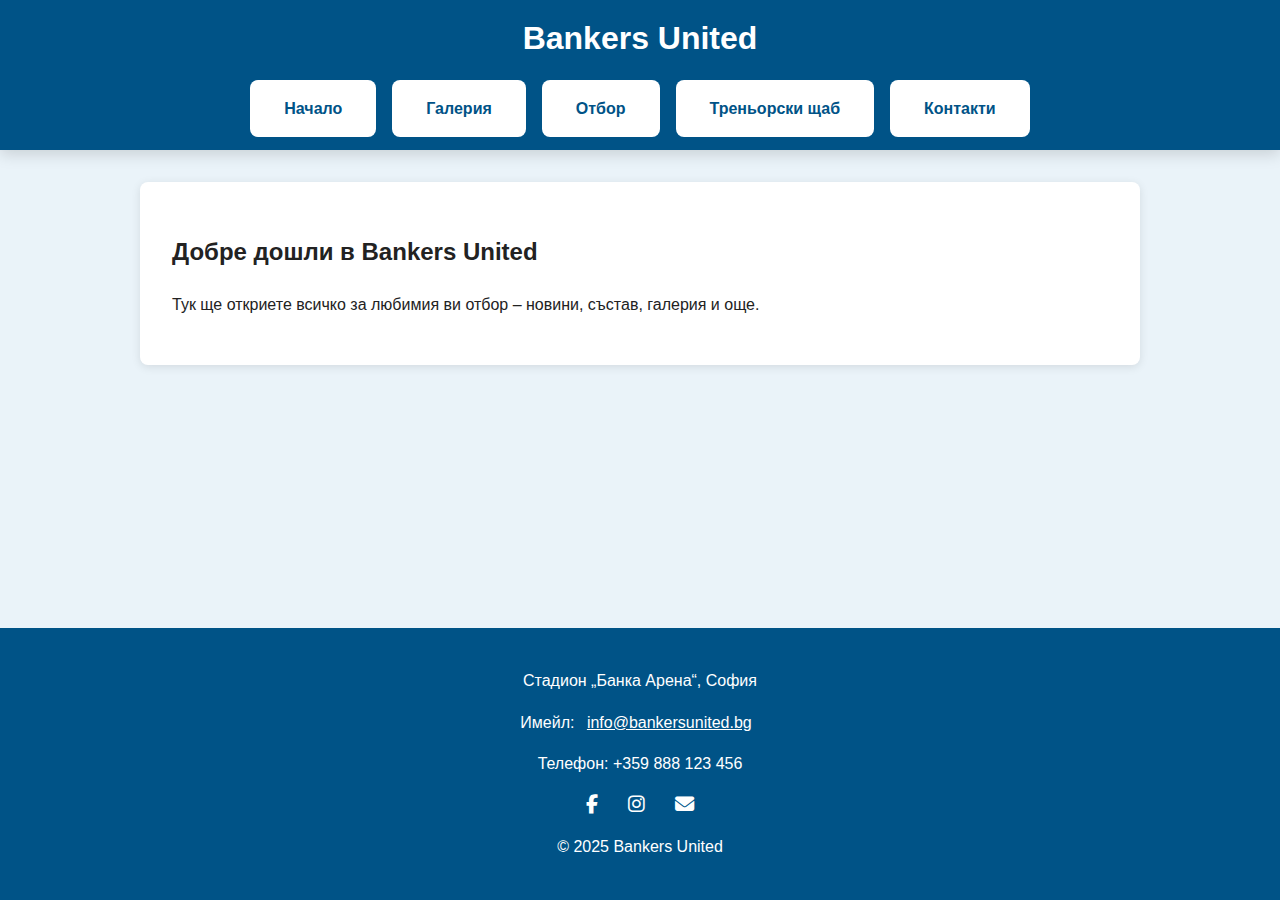
<file: index.html>
<!DOCTYPE html>
<html lang="bg">
<head>
  <meta charset="UTF-8" />
  <meta name="viewport" content="width=device-width, initial-scale=1.0">
  <title>Начало – Bankers United</title>
  <link rel="stylesheet" href="styles.css" />
  <link rel="stylesheet" href="https://cdnjs.cloudflare.com/ajax/libs/font-awesome/6.4.0/css/all.min.css" />
</head>

<body>
  <!-- Хедър и меню -->
  <header>
    <h1>Bankers United</h1>
    <nav>
      <div class="menu-toggle" id="menu-toggle">☰</div>
      <ul class="tab-menu" id="tab-menu">
        <li><a class="nav_button" href="index.html">Начало</a></li>
        <li><a class="nav_button" href="gallery.html">Галерия</a></li>
        <li><a class="nav_button" href="players.html">Отбор</a></li>
        <li><a class="nav_button" href="coaches.html">Треньорски щаб</a></li>
        <li><a class="nav_button" href="contact.html">Контакти</a></li>
      </ul>
    </nav>
  </header>

  <div class="wrapper">
    <main>
      <h2>Добре дошли в Bankers United</h2>
      <p>Тук ще откриете всичко за любимия ви отбор – новини, състав, галерия и още.</p>
    </main>
  </div>

  <footer>
    <div class="footer-content">
      <!-- <p><strong>Bankers United</strong></p> -->
      <p>Стадион „Банка Арена“, София</p>
      <p>Имейл: <a href="mailto:info@bankersunited.bg">info@bankersunited.bg</a></p>
      <p>Телефон: +359 888 123 456</p>
      <p>
        <a href="#"><i class="fab fa-facebook-f"></i></a>
        <a href="#"><i class="fab fa-instagram"></i></a>
        <a href="mailto:info@bankersunited.bg"><i class="fas fa-envelope"></i></a>
      </p>
      <p>© 2025 Bankers United</p>
    </div>
  </footer>

  <script src="script.js"></script>
</body>
</html>
</file>
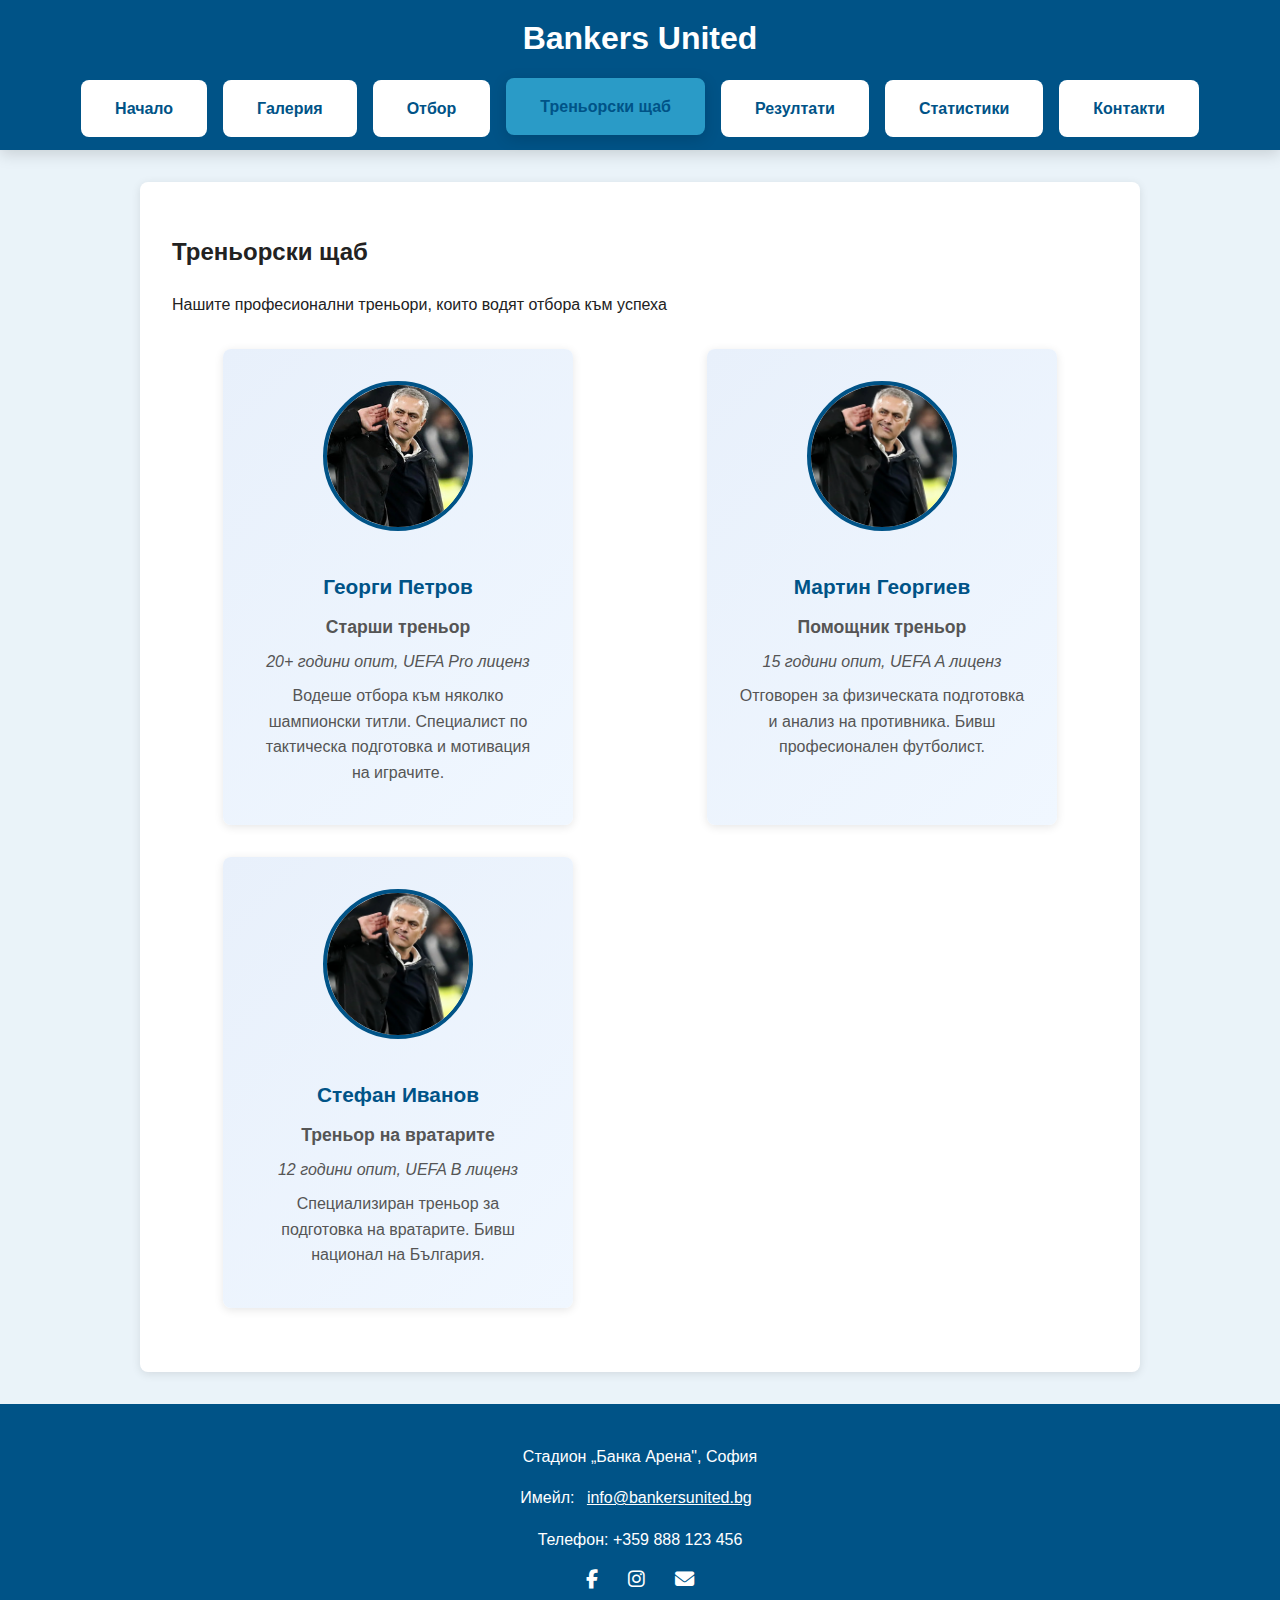
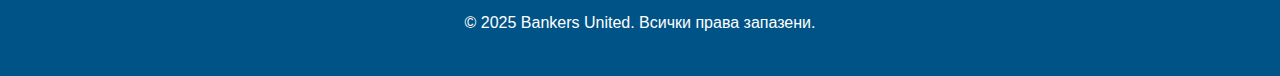
<file: coaches.html>
<!DOCTYPE html>
<html lang="bg">
<head>
  <meta charset="UTF-8" />
  <meta name="viewport" content="width=device-width, initial-scale=1.0">
  <meta name="description" content="Треньорски щаб на Bankers United - запознайте се с нашите професионални треньори и техния опит.">
  <title>Треньорски щаб – Bankers United</title>
  <link rel="stylesheet" href="styles.css" />
  <link rel="stylesheet" href="https://cdnjs.cloudflare.com/ajax/libs/font-awesome/6.4.0/css/all.min.css" />
</head>
<body>

  <!-- Хедър -->
  <header>
    <h1>Bankers United</h1>
    <nav>
      <div class="menu-toggle" id="menu-toggle" aria-label="Отвори/затвори меню">☰</div>
      <ul class="tab-menu" id="tab-menu">
        <li><a class="nav_button" href="index.html">Начало</a></li>
        <li><a class="nav_button" href="gallery.html">Галерия</a></li>
        <li><a class="nav_button" href="players.html">Отбор</a></li>
        <li class="active"><a class="nav_button" href="coaches.html" aria-current="page">Треньорски щаб</a></li>
        <li><a class="nav_button" href="results.html">Резултати</a></li>
        <li><a class="nav_button" href="statistics.html">Статистики</a></li>
        <li><a class="nav_button" href="contact.html">Контакти</a></li>
      </ul>
    </nav>
  </header>

  <div class="wrapper">
    <main>
      <h2>Треньорски щаб</h2>
      <p>Нашите професионални треньори, които водят отбора към успеха</p>
      
      <div class="coaches-container">
        <div class="coach-card">
          <img src="images/coaches/small/JM-150x150.jpg"
              srcset="images/coaches/small/JM-150x150.jpg 150w,
                      images/coaches/medium/JM-200x200.jpg 200w,
                      images/coaches/large/JM-250x250.jpg 250w"
              sizes="(max-width: 480px) 130px,
                      (max-width: 768px) 150px,
                      180px"
              alt="Георги Петров – Старши треньор"
              loading="lazy">
          <h3>Георги Петров</h3>
          <p class="coach-position">Старши треньор</p>
          <p class="coach-experience">20+ години опит, UEFA Pro лиценз</p>
          <p class="coach-description">Водеше отбора към няколко шампионски титли. Специалист по тактическа подготовка и мотивация на играчите.</p>
        </div>

        <div class="coach-card">
          <img src="images/JM.jpg" alt="Мартин Георгиев – Помощник треньор">
          <h3>Мартин Георгиев</h3>
          <p class="coach-position">Помощник треньор</p>
          <p class="coach-experience">15 години опит, UEFA A лиценз</p>
          <p class="coach-description">Отговорен за физическата подготовка и анализ на противника. Бивш професионален футболист.</p>
        </div>

        <div class="coach-card">
          <img src="images/JM.jpg" alt="Стефан Иванов – Треньор на вратарите">
          <h3>Стефан Иванов</h3>
          <p class="coach-position">Треньор на вратарите</p>
          <p class="coach-experience">12 години опит, UEFA B лиценз</p>
          <p class="coach-description">Специализиран треньор за подготовка на вратарите. Бивш национал на България.</p>
        </div>
      </div>
    </main>
  </div>

  <footer>
    <div class="footer-content">
      <p>Стадион „Банка Арена", София</p>
      <p>Имейл: <a href="mailto:info@bankersunited.bg">info@bankersunited.bg</a></p>
      <p>Телефон: +359 888 123 456</p>
      <p>
        <a href="#" aria-label="Facebook страница"><i class="fab fa-facebook-f"></i></a>
        <a href="#" aria-label="Instagram профил"><i class="fab fa-instagram"></i></a>
        <a href="mailto:info@bankersunited.bg" aria-label="Изпрати имейл"><i class="fas fa-envelope"></i></a>
      </p>
      <p>© 2025 Bankers United. Всички права запазени.</p>
    </div>
  </footer>

  <script src="script.js"></script>

</body>
</html>
</file>
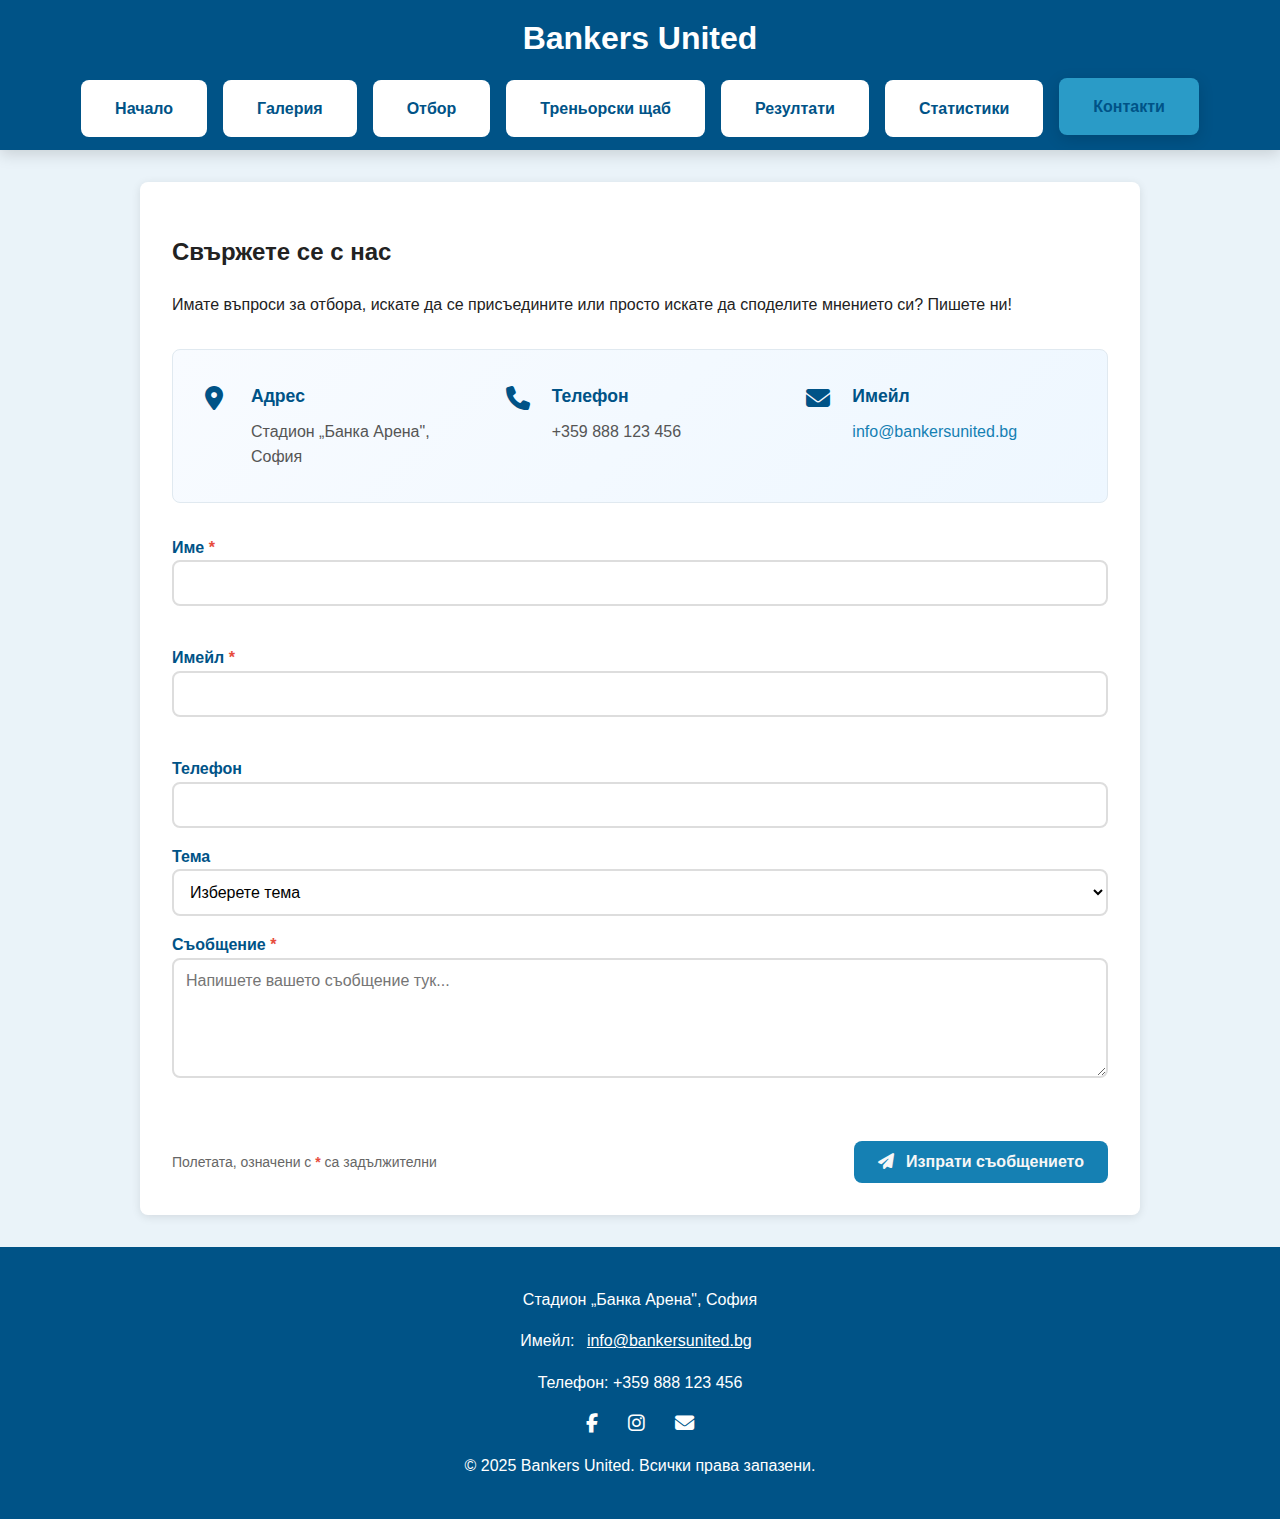
<file: contact.html>
<!DOCTYPE html>
<html lang="bg">
<head>
  <meta charset="UTF-8" />
  <meta name="viewport" content="width=device-width, initial-scale=1.0">
  <meta name="description" content="Свържете се с Bankers United - футболен отбор от София. Контактна форма, адрес и телефон за връзка.">
  <title>Контакти – Bankers United</title>
  <link rel="stylesheet" href="styles.css" />
  <link rel="stylesheet" href="https://cdnjs.cloudflare.com/ajax/libs/font-awesome/6.4.0/css/all.min.css" />
</head>
<body>

  <!-- Хедър -->
  <header>
    <h1>Bankers United</h1>
    <nav>
      <div class="menu-toggle" id="menu-toggle">☰</div>
      <ul class="tab-menu" id="tab-menu">
        <li><a class="nav_button" href="index.html">Начало</a></li>
        <li><a class="nav_button" href="gallery.html">Галерия</a></li>
        <li><a class="nav_button" href="players.html">Отбор</a></li>
        <li><a class="nav_button" href="coaches.html">Треньорски щаб</a></li>
        <li><a class="nav_button" href="results.html">Резултати</a></li>
        <li><a class="nav_button" href="statistics.html">Статистики</a></li>
        <li class="active"><a class="nav_button" href="contact.html" aria-current="page">Контакти</a></li>
      </ul>
    </nav>
  </header>

  <div class="wrapper">
    <main>
      <h2>Свържете се с нас</h2>
      <p>Имате въпроси за отбора, искате да се присъедините или просто искате да споделите мнението си? Пишете ни!</p>
      
      <div class="contact-info">
        <div class="contact-item">
          <i class="fas fa-map-marker-alt"></i>
          <div>
            <h3>Адрес</h3>
            <p>Стадион „Банка Арена", София</p>
          </div>
        </div>
        
        <div class="contact-item">
          <i class="fas fa-phone"></i>
          <div>
            <h3>Телефон</h3>
            <p>+359 888 123 456</p>
          </div>
        </div>
        
        <div class="contact-item">
          <i class="fas fa-envelope"></i>
          <div>
            <h3>Имейл</h3>
            <p><a href="mailto:info@bankersunited.bg">info@bankersunited.bg</a></p>
          </div>
        </div>
      </div>

      <!-- В contact.html - заменете <form> секцията с това: -->

  <form id="contact-form" action="https://formspree.io/f/mqalgoye" method="POST">
    <!-- Скрито поле за subject -->
    <input type="hidden" name="_subject" value="Ново съобщение от сайта на Bankers United">
    <!-- Anti-spam защита -->
    <input type="hidden" name="_gotcha" style="display:none">
    
    <label for="name">
      Име <span class="required">*</span>
      <input type="text" id="name" name="name" required aria-describedby="name-error" />
      <span class="error-message" id="name-error"></span>
    </label>
    
    <label for="email">
      Имейл <span class="required">*</span>
      <input type="email" id="email" name="_replyto" required aria-describedby="email-error" />
      <span class="error-message" id="email-error"></span>
    </label>
    
    <label for="phone">
      Телефон
      <input type="tel" id="phone" name="phone" />
    </label>
    
    <label for="subject">
      Тема
      <select id="subject" name="subject_category">
        <option value="">Изберете тема</option>
        <option value="Общ въпрос">Общ въпрос</option>
        <option value="Присъединяване към отбора">Искам да се присъединя към отбора</option>
        <option value="Спонсорство">Спонсорство</option>
        <option value="Медии и пресцентър">Медии и пресцентър</option>
        <option value="Друго">Друго</option>
      </select>
    </label>
    
    <label for="message">
      Съобщение <span class="required">*</span>
      <textarea id="message" name="message" required aria-describedby="message-error" placeholder="Напишете вашето съобщение тук..."></textarea>
      <span class="error-message" id="message-error"></span>
    </label>
    
    <div class="form-footer">
      <p class="form-note">Полетата, означени с <span class="required">*</span> са задължителни</p>
      <button type="submit">
        <i class="fas fa-paper-plane"></i>
        Изпрати съобщението
      </button>
    </div>
  </form>
      
      <div id="form-success" class="success-message" style="display: none;">
        <i class="fas fa-check-circle"></i>
        <p>Благодарим ви! Съобщението е изпратено успешно. Ще се свържем с вас в най-скоро време.</p>
      </div>
    </main>
  </div>  

  <footer>
    <div class="footer-content">
      <p>Стадион „Банка Арена", София</p>
      <p>Имейл: <a href="mailto:info@bankersunited.bg">info@bankersunited.bg</a></p>
      <p>Телефон: +359 888 123 456</p>
      <p>
        <a href="#" aria-label="Facebook страница"><i class="fab fa-facebook-f"></i></a>
        <a href="#" aria-label="Instagram профил"><i class="fab fa-instagram"></i></a>
        <a href="mailto:info@bankersunited.bg" aria-label="Изпрати имейл"><i class="fas fa-envelope"></i></a>
      </p>
      <p>© 2025 Bankers United. Всички права запазени.</p>
    </div>
  </footer>

  <script src="script.js"></script>
</body>
</html>
</file>
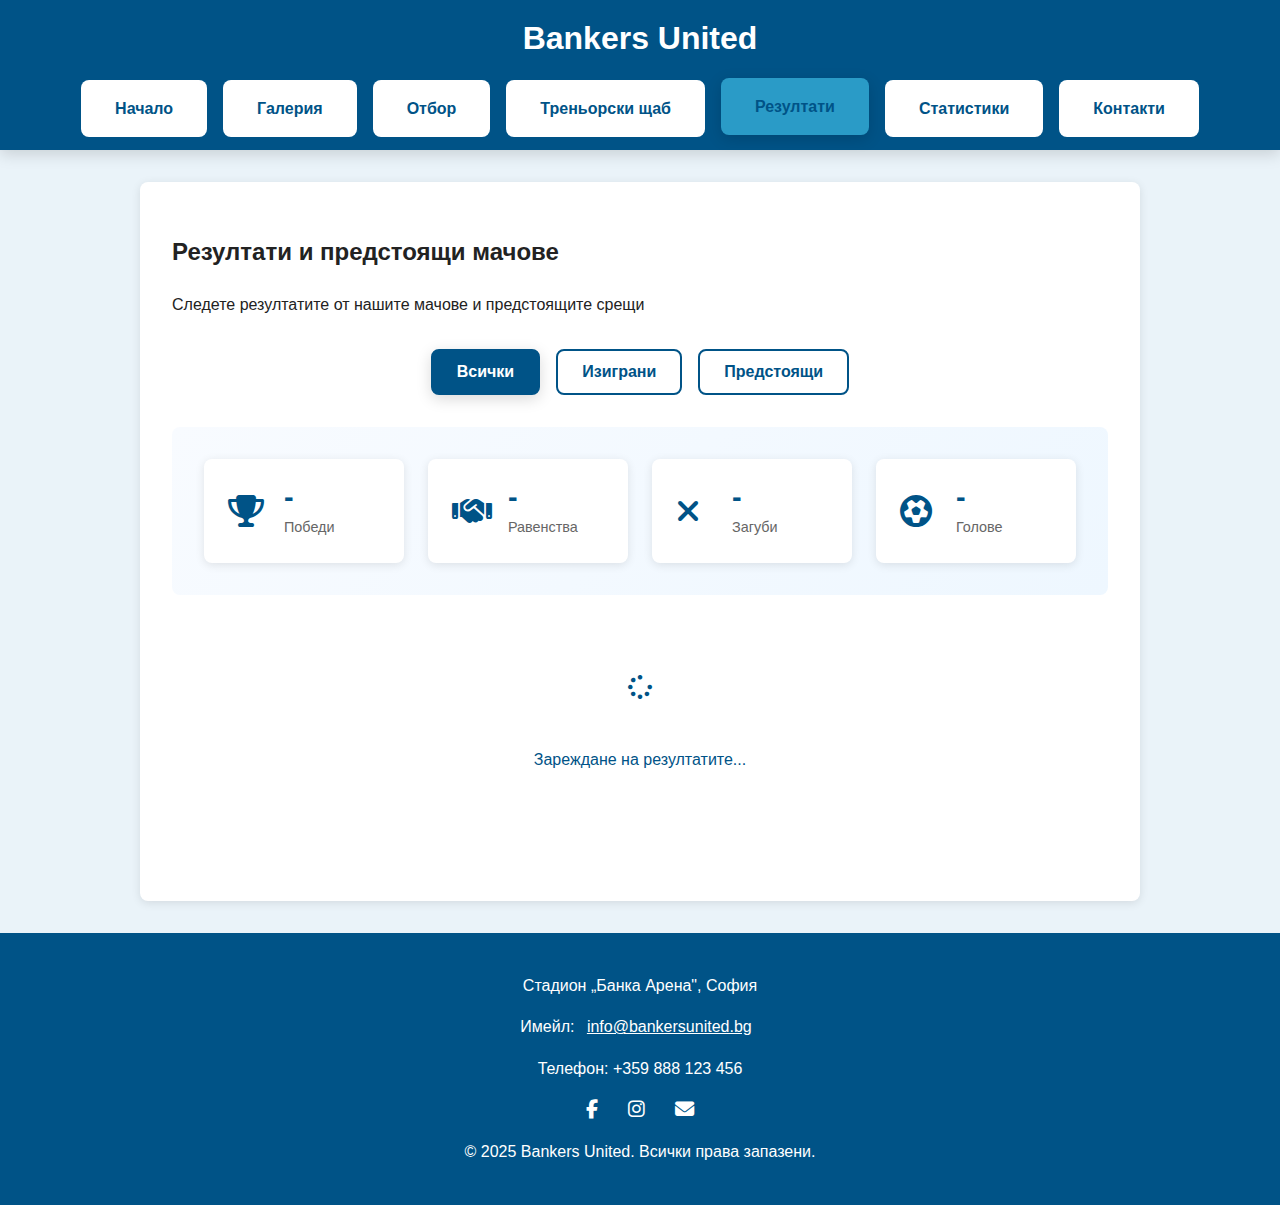
<file: results.html>
<!DOCTYPE html>
<html lang="bg">
<head>
  <meta charset="UTF-8" />
  <meta name="viewport" content="width=device-width, initial-scale=1.0">
  <meta name="description" content="Резултати от мачове на Bankers United - актуални резултати, предстоящи мачове и подробна статистика.">
  <title>Резултати – Bankers United</title>
  <link rel="stylesheet" href="styles.css" />
  <link rel="stylesheet" href="https://cdnjs.cloudflare.com/ajax/libs/font-awesome/6.4.0/css/all.min.css" />
</head>
<body>

  <!-- Хедър -->
  <header>
    <h1>Bankers United</h1>
    <nav>
      <div class="menu-toggle" id="menu-toggle" aria-label="Отвори/затвори меню">☰</div>
      <ul class="tab-menu" id="tab-menu">
        <li><a class="nav_button" href="index.html">Начало</a></li>
        <li><a class="nav_button" href="gallery.html">Галерия</a></li>
        <li><a class="nav_button" href="players.html">Отбор</a></li>
        <li><a class="nav_button" href="coaches.html">Треньорски щаб</a></li>
        <li class="active"><a class="nav_button" href="results.html" aria-current="page">Резултати</a></li>
        <li><a class="nav_button" href="statistics.html">Статистики</a></li>
        <li><a class="nav_button" href="contact.html">Контакти</a></li>
      </ul>
    </nav>
  </header>

  <div class="wrapper">
    <main>
      <h2>Резултати и предстоящи мачове</h2>
      <p>Следете резултатите от нашите мачове и предстоящите срещи</p>
      
      <!-- Филтри -->
      <div class="results-filters">
        <button class="filter-btn active" data-filter="all">Всички</button>
        <button class="filter-btn" data-filter="finished">Изиграни</button>
        <button class="filter-btn" data-filter="upcoming">Предстоящи</button>
      </div>

      <!-- Кратка статистика -->
      <div class="team-summary" id="team-summary">
        <div class="summary-card">
          <i class="fas fa-trophy"></i>
          <div class="summary-content">
            <span class="summary-number" id="wins-count">-</span>
            <span class="summary-label">Победи</span>
          </div>
        </div>
        <div class="summary-card">
          <i class="fas fa-handshake"></i>
          <div class="summary-content">
            <span class="summary-number" id="draws-count">-</span>
            <span class="summary-label">Равенства</span>
          </div>
        </div>
        <div class="summary-card">
          <i class="fas fa-times"></i>
          <div class="summary-content">
            <span class="summary-number" id="losses-count">-</span>
            <span class="summary-label">Загуби</span>
          </div>
        </div>
        <div class="summary-card">
          <i class="fas fa-futbol"></i>
          <div class="summary-content">
            <span class="summary-number" id="goals-ratio">-</span>
            <span class="summary-label">Голове</span>
          </div>
        </div>
      </div>

      <!-- Списък с мачове -->
      <div class="matches-container" id="matches-container">
        <div class="loading-spinner">
          <i class="fas fa-spinner fa-spin"></i>
          <p>Зареждане на резултатите...</p>
        </div>
      </div>

      <!-- Модален прозорец за детайли на мач -->
      <div id="match-modal" class="match-modal">
        <div class="match-modal-content">
          <span class="close-match-modal">&times;</span>
          <div class="match-header">
            <div class="match-teams-detail">
              <div class="team-detail home">
                <span class="team-name" id="modal-home-team">-</span>
                <span class="team-score" id="modal-home-score">-</span>
              </div>
              <div class="vs-detail">VS</div>
              <div class="team-detail away">
                <span class="team-score" id="modal-away-score">-</span>
                <span class="team-name" id="modal-away-team">-</span>
              </div>
            </div>
            <div class="match-info-detail">
              <p><i class="fas fa-calendar"></i> <span id="modal-date">-</span></p>
              <p><i class="fas fa-map-marker-alt"></i> <span id="modal-venue">-</span></p>
              <p><i class="fas fa-trophy"></i> <span id="modal-competition">-</span></p>
            </div>
          </div>
          
          <div class="match-events" id="match-events">
            <!-- Динамично съдържание -->
          </div>
        </div>
      </div>
    </main>
  </div>

  <footer>
    <div class="footer-content">
      <p>Стадион „Банка Арена", София</p>
      <p>Имейл: <a href="mailto:info@bankersunited.bg">info@bankersunited.bg</a></p>
      <p>Телефон: +359 888 123 456</p>
      <p>
        <a href="#" aria-label="Facebook страница"><i class="fab fa-facebook-f"></i></a>
        <a href="#" aria-label="Instagram профил"><i class="fab fa-instagram"></i></a>
        <a href="mailto:info@bankersunited.bg" aria-label="Изпрати имейл"><i class="fas fa-envelope"></i></a>
      </p>
      <p>© 2025 Bankers United. Всички права запазени.</p>
    </div>
  </footer>

  <script src="script.js"></script>
</body>
</html>
</file>
<file: styles.css>
:root {
  --main-blue: #005387; /* RAL 5007 */
  --bg-color: #eaf3f9;   /* по-топъл фон от светлосиво */
  --white: #ffffff;
  --button-bg: #1580b3;
  --button-text: hsl(0, 0%, 97%);
  --button-hover: #004f77;
  --shadow-light: 0 2px 10px rgba(0, 0, 0, 0.1);
  --shadow-medium: 0 4px 15px rgba(0, 0, 0, 0.15);
  --border-radius: 8px;
}

* {
  box-sizing: border-box;
}

body {
  margin: 0;
  font-family: 'Segoe UI', Tahoma, Geneva, Verdana, sans-serif;
  background-color: var(--bg-color);
  color: #222;
  line-height: 1.6;
  display: flex;
  flex-direction: column;
  min-height: 100vh
}

header {
  background-color: var(--main-blue);
  color: var(--white);
  padding: 0.8rem;
  text-align: center;
  box-shadow: var(--shadow-medium);
}

header h1 {
  margin: 0;
  font-size: 2rem;
  font-weight: 700;
}

nav {
  margin-top: 1rem;
  position: relative;
}

.tab-menu {
  list-style: none;
  padding: 0;
  display: flex;
  justify-content: center;
  gap: 1rem;
  flex-wrap: wrap;
  margin: 0;
}

.tab-menu li {
  cursor: pointer;
  padding: 0.75rem 1.5rem;
  background-color: var(--white);
  color: var(--main-blue);
  border-radius: var(--border-radius);
  transition: all 0.3s ease;
  font-weight: 600;
  border: 2px solid transparent;
  position: relative;
}

.tab-menu li:hover {
  background-color: #cce0ef;
  transform: translateY(-2px);
  border-color: rgba(21, 128, 179, 0.3);
}

.tab-menu li.active {
  background-color: #2a9bc7;
  color: var(--white);
  transform: translateY(-2px);
  box-shadow: var(--shadow-medium);
}

.tab-menu li.active:hover {
  background-color: #65c6ed;
}

/* Хамбургер бутон - скрит по подразбиране на десктоп */
.menu-toggle {
  display: none;
  font-size: 2rem;
  cursor: pointer;
  color: var(--white);
  padding: 0.5rem;
  position: absolute;
  top: -70px;
  right: 1rem;
  z-index: 1001;
}

/* Подобрено центриране на wrapper и main */
.wrapper {
  flex: 1;
  display: flex;
  justify-content: center;
  align-items: flex-start;
  padding: 2rem 1rem;
}

main {
  width: 100%;
  max-width: 1000px; /* Увеличена максимална ширина */
  background-color: var(--white);
  padding: 2rem;
  border-radius: var(--border-radius);
  box-shadow: var(--shadow-light);
  margin: 0 auto; /* Допълнително центриране */
}

/* Специално центриране за галерията */
.gallery-container {
  width: 100%;
  max-width: 1200px; /* По-голяма ширина за галерията */
  background-color: var(--white);
  padding: 2rem;
  border-radius: var(--border-radius);
  box-shadow: var(--shadow-light);
  margin: 0 auto;
  text-align: center;
}

.nav_button {
  color: var(--main-blue);
  border: none;
  padding: 0.1rem 0.5rem;
  border-radius: var(--border-radius);
  cursor: pointer;
  font-weight: 600;
  text-decoration: none;
  display: inline-block;
  transition: all 0.3s ease;
}

.nav_button:hover {
  background-color: rgba(0, 83, 135, 0.1);
}

/* Форми */
form {
  display: flex;
  flex-direction: column;
  gap: 1rem;
}

form label {
  font-weight: 600;
  color: var(--main-blue);
}

input, textarea {
  padding: 0.75rem;
  border: 2px solid #ddd;
  border-radius: var(--border-radius);
  width: 100%;
  font-size: 1rem;
  font-family: inherit;
  transition: border-color 0.3s ease, box-shadow 0.3s ease;
}

input:focus, textarea:focus {
  outline: none;
  border-color: var(--button-bg);
  box-shadow: 0 0 0 3px rgba(21, 128, 179, 0.1);
}

textarea {
  min-height: 120px;
  resize: vertical;
}

button {
  background-color: var(--button-bg);
  color: var(--button-text);
  border: none;
  padding: 0.75rem 1.5rem;
  border-radius: var(--border-radius);
  cursor: pointer;
  font-weight: bold;
  font-size: 1rem;
  transition: all 0.3s ease;
  align-self: flex-start;
}

button:hover {
  background-color: var(--button-hover);
  transform: translateY(-2px);
  box-shadow: var(--shadow-medium);
}

button:active {
  transform: translateY(0);
}

footer {
  background-color: var(--main-blue);
  color: white;
  text-align: center;
  padding: 1.5rem 0.5rem;
  margin-top: auto; /* Побутва footer към дъното */
}

.footer-content {
  max-width: 900px;
  margin: 0 auto;
}

footer a {
  color: #ffffff;
  text-decoration: underline;
  margin: 0 0.5rem;
  transition: opacity 0.3s ease;
}

footer a:hover {
  text-decoration: none;
  opacity: 0.8;
}

footer i {
  font-size: 1.2rem;
  margin: 0 0.3rem;
}

html, body {
  height: 100%;
  margin: 0;
}

img {
  height: auto;
  max-width: 100%;
}

.player-image, .coach-card img, .gallery-img {
  background: linear-gradient(90deg, #f0f0f0 25%, #e0e0e0 50%, #f0f0f0 75%);
  background-size: 200% 100%;
  animation: loading 1.5s infinite;
  transition: opacity 0.3s ease;
}

@keyframes loading {
  0% { background-position: 200% 0; }
  100% { background-position: -200% 0; }
}

/* Изображението е заредено */
.player-image.loaded, 
.coach-card img.loaded, 
.gallery-img.loaded {
  background: none;
  animation: none;
}

/* Специфични размери */
.player-card img {
  width: 100%;
  max-width: 180px;
  aspect-ratio: 1;
  object-fit: cover;
}

.coach-card img {
  width: 150px;
  height: 150px;
  object-fit: cover;
}

.gallery-img {
  aspect-ratio: 3/2;
  object-fit: cover;
}

/* Галерия */
.gallery {
  display: grid;
  grid-template-columns: repeat(auto-fit, minmax(220px, 1fr));
  gap: 1rem;
  padding: 1rem;
  justify-items: center; /* Центрира елементите в grid-а */
}

.gallery img {
  width: 100%;
  cursor: pointer;
  height: 250px;
  border-radius: var(--border-radius);
  box-shadow: var(--shadow-light);
  transition: transform 0.3s ease, box-shadow 0.3s ease;
  object-fit: cover;
}

.gallery img:hover {
  transform: scale(1.05);
  box-shadow: var(--shadow-medium);
}

/* Модал за изображения */
.modal {
  display: none;
  position: fixed;
  z-index: 1000;
  left: 0;
  top: 0;
  width: 100vw;
  height: 100vh;
  background-color: rgba(0, 0, 0, 0.9);
  justify-content: center;
  align-items: center;
}

.modal-content {
  max-width: 90%;
  max-height: 80vh;
  border-radius: var(--border-radius);
  box-shadow: 0 0 30px rgba(255, 255, 255, 0.1);
}

/* Бутон за затваряне */
.close {
  position: absolute;
  top: 20px;
  right: 30px;
  color: white;
  font-size: 36px;
  font-weight: bold;
  cursor: pointer;
  transition: opacity 0.3s ease;
}

.close:hover {
  opacity: 0.7;
}

/* Стрелки за навигация */
.arrow {
  position: absolute;
  top: 50%;
  transform: translateY(-50%);
  font-size: 48px;
  color: white;
  cursor: pointer;
  user-select: none;
  z-index: 1001;
  padding: 0 15px;
  opacity: 0.7;
  transition: opacity 0.3s ease;
}

.arrow:hover {
  opacity: 1;
}

.arrow.left {
  left: 10px;
}

.arrow.right {
  right: 10px;
}

/* Играчи */
.players-container {
  display: grid;
  grid-template-columns: repeat(auto-fit, minmax(200px, 1fr));
  gap: 20px;
  padding: 20px;
  justify-items: center; /* Центрира картите в grid-а */
}

.player-card {
  text-align: center;
  cursor: pointer;
  border: 2px solid var(--main-blue);
  border-radius: var(--border-radius);
  padding: 15px;
  transition: all 0.3s ease;
  background-color: #f8fbff;
  width: 100%;
  max-width: 250px; /* Ограничава максималната ширина */
}

.player-card:hover {
  transform: translateY(-5px);
  box-shadow: var(--shadow-medium);
  border-color: var(--button-bg);
}

.player-card img {
  width: 100%;
  max-width: 150px;
  height: 150px;
  border-radius: 50%;
  object-fit: cover;
  margin-bottom: 10px;
  border: 3px solid var(--main-blue);
}

.player-card h3 {
  margin: 10px 0 5px 0;
  color: var(--main-blue);
  font-size: 1.1rem;
}

.player-card p {
  margin: 5px 0;
  color: #666;
  font-weight: 500;
}

.player-modal {
  display: none;
  position: fixed;
  z-index: 9999;
  left: 0;
  top: 0;
  width: 100%;
  height: 100%;
  background: rgba(0,0,0,0.8);
  justify-content: center;
  align-items: center;
}

.player-modal-content {
  background: white;
  padding: 30px;
  border-radius: var(--border-radius);
  max-width: 500px;
  width: 90%;
  text-align: center;
  position: relative;
  animation: slideIn 0.3s ease;
}

@keyframes slideIn {
  from { transform: translateY(-50px); opacity: 0; }
  to { transform: translateY(0); opacity: 1; }
}

.player-modal-content img {
  max-width: 200px;
  width: 100%;
  height: 200px;
  object-fit: cover;
  border-radius: 50%;
  border: 4px solid var(--main-blue);
  margin-bottom: 15px;
}

.player-modal-content h2 {
  color: var(--main-blue);
  margin: 15px 0 10px 0;
}

.player-modal-content p {
  margin: 10px 0;
  line-height: 1.6;
}

.close-player-modal {
  position: absolute;
  top: 15px;
  right: 20px;
  font-size: 28px;
  font-weight: bold;
  color: #666;
  cursor: pointer;
  transition: color 0.3s ease;
}

.close-player-modal:hover {
  color: var(--main-blue);
}

/* Треньори */
.coaches-container {
  display: grid;
  grid-template-columns: repeat(auto-fit, minmax(300px, 1fr));
  gap: 2rem;
  margin: 2rem 0;
  justify-items: center; /* Центрира картите в grid-а */
}

.coach-card {
  background: linear-gradient(135deg, #e8f0fb 0%, #f0f7ff 100%);
  border-radius: var(--border-radius);
  text-align: center;
  padding: 2rem;
  box-shadow: var(--shadow-light);
  transition: all 0.3s ease;
  width: 100%;
  max-width: 350px;
}

.coach-card:hover {
  transform: translateY(-8px);
  box-shadow: var(--shadow-medium);
}

.coach-card img {
  width: 150px;
  height: 150px;
  object-fit: cover;
  border-radius: 50%;
  margin-bottom: 1rem;
  border: 4px solid var(--main-blue);
}

.coach-card h3 {
  color: var(--main-blue);
  margin: 15px 0 10px 0;
  font-size: 1.3rem;
}

.coach-card p {
  margin: 8px 0;
  color: #555;
}

.coach-position {
  font-weight: 600;
  color: var(--button-bg);
  font-size: 1.1rem;
  margin: 0.5rem 0;
}

.coach-experience {
  font-style: italic;
  color: #666;
  margin: 0.5rem 0;
}

.coach-description {
  line-height: 1.6;
  color: #555;
  margin-top: 1rem;
}

/* Контактна форма */
.contact-info {
  display: grid;
  grid-template-columns: repeat(auto-fit, minmax(250px, 1fr));
  gap: 2rem;
  margin: 2rem 0;
  padding: 2rem;
  background: linear-gradient(135deg, #f8fbff 0%, #eef7ff 100%);
  border-radius: var(--border-radius);
  border: 1px solid #e0e9f0;
}

.contact-item {
  display: flex;
  align-items: flex-start;
  gap: 1rem;
  text-align: left;
}

.contact-item i {
  color: var(--main-blue);
  font-size: 1.5rem;
  margin-top: 0.2rem;
  min-width: 30px;
}

.contact-item h3 {
  margin: 0 0 0.5rem 0;
  color: var(--main-blue);
  font-size: 1.1rem;
}

.contact-item p {
  margin: 0;
  color: #555;
}

.contact-item a {
  color: var(--button-bg);
  text-decoration: none;
}

.contact-item a:hover {
  text-decoration: underline;
}

.required {
  color: #e74c3c;
  font-weight: bold;
}

.error-message {
  color: #e74c3c;
  font-size: 0.875rem;
  margin-top: 0.25rem;
  display: block;
  min-height: 1.2rem;
}

.form-footer {
  display: flex;
  justify-content: space-between;
  align-items: center;
  flex-wrap: wrap;
  gap: 1rem;
  margin-top: 1rem;
}

.form-note {
  font-size: 0.875rem;
  color: #666;
  margin: 0;
}

.success-message {
  background: #d4edda;
  border: 1px solid #c3e6cb;
  color: #155724;
  padding: 1rem;
  border-radius: var(--border-radius);
  margin-top: 1rem;
  display: flex;
  align-items: center;
  gap: 0.5rem;
}

.success-message i {
  color: #28a745;
  font-size: 1.2rem;
}

select {
  padding: 0.75rem;
  border: 2px solid #ddd;
  border-radius: var(--border-radius);
  width: 100%;
  font-size: 1rem;
  font-family: inherit;
  background-color: white;
  transition: border-color 0.3s ease, box-shadow 0.3s ease;
}

select:focus {
  outline: none;
  border-color: var(--button-bg);
  box-shadow: 0 0 0 3px rgba(21, 128, 179, 0.1);
}

button i {
  margin-right: 0.5rem;
}

/* Начална страница */
.hero-section {
  text-align: center;
}

.hero-text {
  font-size: 1.1rem;
  color: #555;
  margin-bottom: 3rem;
  max-width: 600px;
  margin-left: auto;
  margin-right: auto;
}

.features-grid {
  display: grid;
  grid-template-columns: repeat(auto-fit, minmax(250px, 1fr));
  gap: 2rem;
  margin: 3rem 0;
  justify-items: center; /* Центрира картите */
}

.feature-card {
  background: linear-gradient(135deg, #f8fbff 0%, #eef7ff 100%);
  padding: 2rem;
  border-radius: var(--border-radius);
  text-align: center;
  border: 1px solid #e0e9f0;
  transition: all 0.3s ease;
  width: 100%;
  max-width: 300px; /* Ограничава максималната ширина */
}

.feature-card:hover {
  transform: translateY(-5px);
  box-shadow: var(--shadow-medium);
  border-color: var(--button-bg);
}

.feature-card i {
  font-size: 2.5rem;
  color: var(--main-blue);
  margin-bottom: 1rem;
}

.feature-card h3 {
  color: var(--main-blue);
  margin: 1rem 0;
  font-size: 1.2rem;
}

.feature-card p {
  color: #666;
  margin-bottom: 1.5rem;
  line-height: 1.6;
}

.feature-link {
  display: inline-block;
  background-color: var(--button-bg);
  color: white;
  padding: 0.75rem 1.5rem;
  text-decoration: none;
  border-radius: var(--border-radius);
  font-weight: 600;
  transition: all 0.3s ease;
}

.feature-link:hover {
  background-color: var(--button-hover);
  transform: translateY(-2px);
}

.news-section {
  margin-top: 3rem;
  background: linear-gradient(135deg, #fff 0%, #f8fbff 100%);
  padding: 2rem;
  border-radius: var(--border-radius);
  border: 1px solid #e0e9f0;
}

.news-section h3 {
  color: var(--main-blue);
  margin-bottom: 1.5rem;
  font-size: 1.3rem;
}

.news-item {
  display: flex;
  align-items: flex-start;
  gap: 1rem;
  margin-bottom: 1rem;
  padding: 1rem;
  background: white;
  border-radius: var(--border-radius);
  border-left: 4px solid var(--button-bg);
  text-align: left; 
}

.news-date {
  background: var(--main-blue);
  color: white;
  padding: 0.25rem 0.75rem;
  border-radius: 15px;
  font-size: 0.875rem;
  font-weight: 600;
  white-space: nowrap;
  min-width: fit-content;
}

.news-item p {
  margin: 0;
  color: #555;
  line-height: 1.6;
  text-align: left; /* Добавете това за да принудите ляво подравняване */
  flex: 1; /* Това помага за правилно разпределение на пространството */
}

input.error, textarea.error, select.error {
  border-color: #e74c3c;
  box-shadow: 0 0 0 3px rgba(231, 76, 60, 0.1);
}

/* Адаптивност за мобилни устройства */
@media screen and (max-width: 768px) {
  .wrapper {
    padding: 1rem 0.5rem;
  }

  main, .gallery-container {
    margin: 0;
    padding: 1.5rem;
    border-radius: 0;
    max-width: none;
  }

  header h1 {
    font-size: 1.5rem;
    text-align: center;
  }

  .menu-toggle {
    display: block;
  }

  .tab-menu {
    display: none;
    flex-direction: column;
    align-items: center;
    gap: 0.5rem;
    padding: 0;
    margin-top: 0.5rem;
  }

  .tab-menu li {
    width: 90%;
    text-align: center;
  }

  .tab-menu.show {
    display: flex;
  }

  .gallery {
    grid-template-columns: repeat(auto-fit, minmax(150px, 1fr));
  }

  .players-container {
    grid-template-columns: repeat(auto-fit, minmax(150px, 1fr));
    gap: 15px;
    padding: 15px;
  }

  .coaches-container {
    grid-template-columns: 1fr;
    gap: 1.5rem;
  }

  .features-grid {
    grid-template-columns: 1fr;
    gap: 1.5rem;
  }

  .contact-info {
    grid-template-columns: 1fr;
    gap: 1rem;
    padding: 1.5rem;
  }

  .arrow {
    font-size: 36px;
  }

  .arrow.left {
    left: 5px;
  }

  .arrow.right {
    right: 5px;
  }

  footer {
    font-size: 0.9rem;
    padding: 1rem;
  }
}

@media screen and (max-width: 480px) {
  .wrapper {
    padding: 0.5rem 0.25rem;
  }

  header h1 {
    font-size: 1.2rem;
  }

  .tab-menu {
    font-size: 0.95rem;
  }

  main, .gallery-container {
    padding: 1rem;
  }

  .player-modal-content,
  .modal-content {
    width: 95%;
    padding: 20px;
  }

  .arrow {
    font-size: 28px;
  }

  .feature-card {
    padding: 1.5rem;
  }

  .coach-card {
    padding: 1.5rem;
  }
}

/* Резултати и мачове */
.results-filters {
  display: flex;
  justify-content: center;
  gap: 1rem;
  margin: 2rem 0;
  flex-wrap: wrap;
}

.filter-btn {
  padding: 0.75rem 1.5rem;
  border: 2px solid var(--main-blue);
  background: white;
  color: var(--main-blue);
  border-radius: var(--border-radius);
  cursor: pointer;
  font-weight: 600;
  transition: all 0.3s ease;
}

.filter-btn:hover {
  background-color: var(--main-blue);
  color: white;
  transform: translateY(-2px);
}

.filter-btn.active {
  background-color: var(--main-blue);
  color: white;
  box-shadow: var(--shadow-medium);
}

/* Кратка статистика */
.team-summary {
  display: grid;
  grid-template-columns: repeat(auto-fit, minmax(200px, 1fr));
  gap: 1.5rem;
  margin: 2rem 0;
  padding: 2rem;
  background: linear-gradient(135deg, #f8fbff 0%, #eef7ff 100%);
  border-radius: var(--border-radius);
}

.summary-card {
  display: flex;
  align-items: center;
  gap: 1rem;
  background: white;
  padding: 1.5rem;
  border-radius: var(--border-radius);
  box-shadow: var(--shadow-light);
  transition: transform 0.3s ease;
}

.summary-card:hover {
  transform: translateY(-3px);
  box-shadow: var(--shadow-medium);
}

.summary-card i {
  font-size: 2rem;
  color: var(--main-blue);
  min-width: 40px;
}

.summary-content {
  display: flex;
  flex-direction: column;
}

.summary-number {
  font-size: 1.8rem;
  font-weight: bold;
  color: var(--main-blue);
  line-height: 1;
}

.summary-label {
  font-size: 0.9rem;
  color: #666;
  margin-top: 0.25rem;
}

/* Контейнер за мачове */
.matches-container {
  margin: 2rem 0;
}

.loading-spinner {
  text-align: center;
  padding: 3rem;
  color: #666;
}

.loading-spinner i {
  font-size: 2rem;
  margin-bottom: 1rem;
  color: var(--main-blue);
}

/* Карти за мачове */
.match-card {
  background: white;
  border-radius: var(--border-radius);
  padding: 1.5rem;
  margin-bottom: 1rem;
  box-shadow: var(--shadow-light);
  transition: all 0.3s ease;
  border-left: 4px solid var(--main-blue);
}

.match-card:hover {
  transform: translateY(-3px);
  box-shadow: var(--shadow-medium);
}

.match-card.upcoming {
  border-left-color: #28a745;
}

.match-card.finished {
  border-left-color: var(--main-blue);
}

.match-card.live {
  border-left-color: #dc3545;
  animation: pulse 2s infinite;
}

@keyframes pulse {
  0% { border-left-color: #dc3545; }
  50% { border-left-color: #ff6b7a; }
  100% { border-left-color: #dc3545; }
}

.match-header {
  display: flex;
  justify-content: space-between;
  align-items: center;
  margin-bottom: 1rem;
}

.match-date {
  font-weight: 600;
  color: var(--main-blue);
  font-size: 0.9rem;
}

.match-status {
  padding: 0.25rem 0.75rem;
  border-radius: 15px;
  font-size: 0.8rem;
  font-weight: 600;
}

.match-status.upcoming {
  background-color: #d4edda;
  color: #155724;
}

.match-status.finished {
  background-color: #cce0ef;
  color: var(--main-blue);
}

.match-status.live {
  background-color: #f8d7da;
  color: #721c24;
}

.match-teams {
  display: flex;
  justify-content: space-between;
  align-items: center;
  margin: 1rem 0;
  text-align: center;
}

.team {
  flex: 1;
  display: flex;
  flex-direction: column;
  align-items: center;
  gap: 0.5rem;
}

.team-name {
  font-weight: 600;
  color: var(--main-blue);
  font-size: 1.1rem;
}

.team-logo {
  width: 40px;
  height: 40px;
  border-radius: 50%;
  background: var(--main-blue);
  display: flex;
  align-items: center;
  justify-content: center;
  color: white;
  font-weight: bold;
  font-size: 0.8rem;
}

.vs-score {
  display: flex;
  flex-direction: column;
  align-items: center;
  gap: 0.5rem;
  min-width: 80px;
}

.vs {
  font-size: 0.9rem;
  color: #666;
  font-weight: 600;
}

.score {
  font-size: 1.8rem;
  font-weight: bold;
  color: var(--main-blue);
}

.match-info {
  display: flex;
  justify-content: space-between;
  align-items: center;
  margin-top: 1rem;
  padding-top: 1rem;
  border-top: 1px solid #eee;
}

.match-venue {
  font-size: 0.9rem;
  color: #666;
}

.match-venue i {
  margin-right: 0.5rem;
  color: var(--main-blue);
}

.match-details-btn {
  padding: 0.5rem 1rem;
  background: var(--button-bg);
  color: white;
  border: none;
  border-radius: var(--border-radius);
  cursor: pointer;
  font-size: 0.9rem;
  transition: all 0.3s ease;
}

.match-details-btn:hover {
  background: var(--button-hover);
  transform: translateY(-1px);
}

/* Модален прозорец за мач */
.match-modal {
  display: none;
  position: fixed;
  z-index: 9999;
  left: 0;
  top: 0;
  width: 100%;
  height: 100%;
  background: rgba(0,0,0,0.8);
  justify-content: center;
  align-items: center;
  padding: 1rem;
}

.match-modal-content {
  background: white;
  padding: 2rem;
  border-radius: var(--border-radius);
  max-width: 600px;
  width: 100%;
  max-height: 80vh;
  overflow-y: auto;
  position: relative;
  animation: slideIn 0.3s ease;
}

.close-match-modal {
  position: absolute;
  top: 15px;
  right: 20px;
  font-size: 28px;
  font-weight: bold;
  color: #666;
  cursor: pointer;
  transition: color 0.3s ease;
}

.close-match-modal:hover {
  color: var(--main-blue);
}

.match-teams-detail {
  display: flex;
  justify-content: space-between;
  align-items: center;
  margin-bottom: 1.5rem;
  text-align: center;
}

.team-detail {
  flex: 1;
  display: flex;
  flex-direction: column;
  align-items: center;
  gap: 0.5rem;
}

.team-detail .team-name {
  font-size: 1.2rem;
  font-weight: 600;
  color: var(--main-blue);
}

.team-detail .team-score {
  font-size: 2.5rem;
  font-weight: bold;
  color: var(--main-blue);
}

.vs-detail {
  font-size: 1.2rem;
  color: #666;
  font-weight: 600;
  margin: 0 1rem;
}

.match-info-detail {
  background: #f8fbff;
  padding: 1rem;
  border-radius: var(--border-radius);
  margin-bottom: 1.5rem;
}

.match-info-detail p {
  margin: 0.5rem 0;
  color: #666;
}

.match-info-detail i {
  color: var(--main-blue);
  margin-right: 0.5rem;
  width: 20px;
}

.match-events {
  margin-top: 1.5rem;
}

.events-section {
  margin-bottom: 1.5rem;
}

.events-section h4 {
  color: var(--main-blue);
  margin-bottom: 1rem;
  font-size: 1.1rem;
  border-bottom: 2px solid var(--main-blue);
  padding-bottom: 0.5rem;
}

.event-item {
  display: flex;
  align-items: center;
  gap: 1rem;
  padding: 0.75rem;
  margin: 0.5rem 0;
  background: #f8fbff;
  border-radius: var(--border-radius);
  border-left: 3px solid var(--main-blue);
}

.event-minute {
  background: var(--main-blue);
  color: white;
  padding: 0.25rem 0.5rem;
  border-radius: 4px;
  font-weight: bold;
  font-size: 0.8rem;
  min-width: 35px;
  text-align: center;
}

.event-icon {
  font-size: 1.2rem;
  width: 25px;
  text-align: center;
}

.event-icon.goal {
  color: #28a745;
}

.event-icon.yellow-card {
  color: #ffc107;
}

.event-icon.red-card {
  color: #dc3545;
}

.event-icon.substitution {
  color: var(--main-blue);
}

.event-description {
  flex: 1;
  color: #555;
}

.event-player {
  font-weight: 600;
  color: var(--main-blue);
}

/* Адаптивност за мобилни устройства */
@media screen and (max-width: 768px) {
  .team-summary {
    grid-template-columns: repeat(2, 1fr);
    gap: 1rem;
    padding: 1.5rem;
  }
  
  .summary-card {
    padding: 1rem;
  }
  
  .summary-number {
    font-size: 1.5rem;
  }
  
  .match-teams {
    flex-direction: column;
    gap: 1rem;
  }
  
  .match-teams-detail {
    flex-direction: column;
    gap: 1rem;
  }
  
  .team-detail .team-score {
    font-size: 2rem;
  }
  
  .vs-detail {
    transform: rotate(90deg);
  }
  
  .match-info {
    flex-direction: column;
    gap: 0.5rem;
    text-align: center;
  }
  
  .results-filters {
    gap: 0.5rem;
  }
  
  .filter-btn {
    padding: 0.5rem 1rem;
    font-size: 0.9rem;
  }
}

@media screen and (max-width: 480px) {
  .team-summary {
    grid-template-columns: 1fr;
    gap: 0.75rem;
    padding: 1rem;
  }
  
  .match-card {
    padding: 1rem;
  }
  
  .match-modal-content {
    padding: 1.5rem;
    margin: 0.5rem;
  }
  
  .event-item {
    padding: 0.5rem;
    gap: 0.75rem;
  }
  
  .event-minute {
    min-width: 30px;
    font-size: 0.7rem;
  }
}

/* Статистики на играчи */
.stats-controls {
  display: flex;
  justify-content: space-between;
  align-items: center;
  gap: 2rem;
  margin: 2rem 0;
  padding: 1.5rem;
  background: linear-gradient(135deg, #f8fbff 0%, #eef7ff 100%);
  border-radius: var(--border-radius);
  flex-wrap: wrap;
}

.stats-filters {
  display: flex;
  gap: 0.5rem;
  flex-wrap: wrap;
}

.stat-filter-btn {
  padding: 0.5rem 1rem;
  border: 2px solid var(--main-blue);
  background: white;
  color: var(--main-blue);
  border-radius: var(--border-radius);
  cursor: pointer;
  font-weight: 600;
  font-size: 0.9rem;
  transition: all 0.3s ease;
}

.stat-filter-btn:hover {
  background-color: var(--main-blue);
  color: white;
  transform: translateY(-1px);
}

.stat-filter-btn.active {
  background-color: var(--main-blue);
  color: white;
  box-shadow: var(--shadow-light);
}

.stats-sort {
  display: flex;
  align-items: center;
  gap: 0.5rem;
}

.stats-sort label {
  font-weight: 600;
  color: var(--main-blue);
  white-space: nowrap;
}

.stats-sort select {
  padding: 0.5rem;
  border: 2px solid #ddd;
  border-radius: var(--border-radius);
  background: white;
  font-weight: 600;
  cursor: pointer;
}

/* Top Performers секция */
.top-performers {
  margin: 2rem 0;
}

.top-performers h3 {
  color: var(--main-blue);
  margin-bottom: 1.5rem;
  font-size: 1.3rem;
  text-align: center;
}

.top-stats-grid {
  display: grid;
  grid-template-columns: repeat(auto-fit, minmax(250px, 1fr));
  gap: 1.5rem;
  margin-bottom: 2rem;
}

.top-stat-card {
  background: linear-gradient(135deg, #ffffff 0%, #f8fbff 100%);
  border-radius: var(--border-radius);
  padding: 1.5rem;
  box-shadow: var(--shadow-light);
  border: 1px solid #e0e9f0;
  transition: all 0.3s ease;
}

.top-stat-card:hover {
  transform: translateY(-3px);
  box-shadow: var(--shadow-medium);
}

.top-stat-header {
  display: flex;
  align-items: center;
  gap: 0.75rem;
  margin-bottom: 1rem;
  color: var(--main-blue);
  font-weight: 600;
}

.top-stat-header i {
  font-size: 1.2rem;
  width: 25px;
  text-align: center;
}

.top-stat-content {
  display: flex;
  align-items: center;
  gap: 1rem;
}

.top-player-info {
  display: flex;
  align-items: center;
  gap: 1rem;
  width: 100%;
}

.top-player-photo {
  width: 50px;
  height: 50px;
  border-radius: 50%;
  object-fit: cover;
  border: 3px solid var(--main-blue);
  flex-shrink: 0;
}

.top-player-details {
  flex: 1;
}

.top-player-name {
  font-weight: 600;
  color: var(--main-blue);
  margin-bottom: 0.25rem;
}

.top-player-position {
  font-size: 0.9rem;
  color: #666;
}

.top-stat-value {
  font-size: 1.5rem;
  font-weight: bold;
  color: var(--main-blue);
  margin-left: auto;
}

.loading-placeholder {
  color: #666;
  font-style: italic;
  text-align: center;
  padding: 1rem;
}

/* Таблица със статистики */
.stats-table-container {
  margin: 2rem 0;
}

.stats-table-container h3 {
  color: var(--main-blue);
  margin-bottom: 1.5rem;
  font-size: 1.3rem;
}

.table-wrapper {
  overflow-x: auto;
  background: white;
  border-radius: var(--border-radius);
  box-shadow: var(--shadow-light);
}

.stats-table {
  width: 100%;
  border-collapse: collapse;
  font-size: 0.9rem;
}

.stats-table th {
  background: var(--main-blue);
  color: white;
  padding: 1rem 0.75rem;
  text-align: left;
  font-weight: 600;
  white-space: nowrap;
  position: relative;
}

.stats-table th.sortable {
  cursor: pointer;
  user-select: none;
  transition: background-color 0.3s ease;
}

.stats-table th.sortable:hover {
  background: var(--button-hover);
}

.sort-icon {
  margin-left: 0.5rem;
  opacity: 0.6;
}

.sort-icon::after {
  content: '↕';
  font-weight: normal;
}

.sort-icon.asc::after {
  content: '↑';
  opacity: 1;
}

.sort-icon.desc::after {
  content: '↓';
  opacity: 1;
}

.stats-table td {
  padding: 1rem 0.75rem;
  border-bottom: 1px solid #eee;
  vertical-align: middle;
}

.stats-table tbody tr:hover {
  background-color: #f8fbff;
}

.player-cell {
  display: flex;
  align-items: center;
  gap: 0.75rem;
}

.player-avatar {
  width: 40px;
  height: 40px;
  border-radius: 50%;
  object-fit: cover;
  border: 2px solid var(--main-blue);
  flex-shrink: 0;
}

.player-info {
  display: flex;
  flex-direction: column;
}

.player-name {
  font-weight: 600;
  color: var(--main-blue);
  margin-bottom: 0.1rem;
}

.player-number {
  font-size: 0.8rem;
  color: #666;
}

.stat-value {
  font-weight: 600;
  color: var(--main-blue);
}

.cards-cell {
  display: flex;
  gap: 0.5rem;
  align-items: center;
}

.card-count {
  display: flex;
  align-items: center;
  gap: 0.25rem;
  font-size: 0.8rem;
}

.card-count.yellow {
  color: #ffc107;
}

.card-count.red {
  color: #dc3545;
}

.form-indicators {
  display: flex;
  gap: 0.25rem;
}

.form-match {
  width: 25px;
  height: 25px;
  border-radius: 50%;
  display: flex;
  align-items: center;
  justify-content: center;
  font-size: 0.7rem;
  font-weight: bold;
  color: white;
}

.form-match.win {
  background-color: #28a745;
}

.form-match.draw {
  background-color: #ffc107;
  color: #333;
}

.form-match.loss {
  background-color: #dc3545;
}

.details-btn {
  padding: 0.5rem 1rem;
  background: var(--button-bg);
  color: white;
  border: none;
  border-radius: var(--border-radius);
  cursor: pointer;
  font-size: 0.8rem;
  transition: all 0.3s ease;
}

.details-btn:hover {
  background: var(--button-hover);
  transform: translateY(-1px);
}

.loading-row {
  text-align: center;
  padding: 2rem;
}

.loading-spinner {
  display: flex;
  flex-direction: column;
  align-items: center;
  gap: 1rem;
  color: var(--main-blue);
}

.loading-spinner i {
  font-size: 1.5rem;
}

/* Модален прозорец за статистики */
.stats-modal {
  display: none;
  position: fixed;
  z-index: 9999;
  left: 0;
  top: 0;
  width: 100%;
  height: 100%;
  background: rgba(0,0,0,0.8);
  justify-content: center;
  align-items: center;
  padding: 1rem;
}

.stats-modal-content {
  background: white;
  padding: 2rem;
  border-radius: var(--border-radius);
  max-width: 800px;
  width: 100%;
  max-height: 90vh;
  overflow-y: auto;
  position: relative;
  animation: slideIn 0.3s ease;
}

.close-stats-modal {
  position: absolute;
  top: 15px;
  right: 20px;
  font-size: 28px;
  font-weight: bold;
  color: #666;
  cursor: pointer;
  transition: color 0.3s ease;
}

.close-stats-modal:hover {
  color: var(--main-blue);
}

.player-stats-header {
  display: flex;
  align-items: center;
  gap: 1.5rem;
  margin-bottom: 2rem;
  padding-bottom: 1.5rem;
  border-bottom: 2px solid #eee;
}

#modal-player-photo {
  width: 100px;
  height: 100px;
  border-radius: 50%;
  object-fit: cover;
  border: 4px solid var(--main-blue);
}

.player-info h2 {
  margin: 0 0 0.5rem 0;
  color: var(--main-blue);
}

.player-details {
  display: flex;
  gap: 1rem;
  color: #666;
}

/* Табове в модала */
.stats-tabs {
  display: flex;
  border-bottom: 2px solid #eee;
  margin-bottom: 1.5rem;
}

.stats-tab-btn {
  padding: 1rem 1.5rem;
  border: none;
  background: none;
  cursor: pointer;
  font-weight: 600;
  color: #666;
  border-bottom: 3px solid transparent;
  transition: all 0.3s ease;
}

.stats-tab-btn.active {
  color: var(--main-blue);
  border-bottom-color: var(--main-blue);
}

.stats-tab-btn:hover {
  color: var(--main-blue);
}

.tab-panel {
  display: none;
}

.tab-panel.active {
  display: block;
}

.stats-grid {
  display: grid;
  grid-template-columns: repeat(auto-fit, minmax(200px, 1fr));
  gap: 1.5rem;
  margin-bottom: 2rem;
}

.stat-item {
  background: #f8fbff;
  padding: 1.5rem;
  border-radius: var(--border-radius);
  text-align: center;
  border: 1px solid #e0e9f0;
}

.stat-item-value {
  font-size: 2rem;
  font-weight: bold;
  color: var(--main-blue);
  margin-bottom: 0.5rem;
}

.stat-item-label {
  color: #666;
  font-size: 0.9rem;
}

.chart-placeholder {
  background: #f8fbff;
  border: 2px dashed #ccc;
  border-radius: var(--border-radius);
  padding: 2rem;
  text-align: center;
  color: #666;
  margin-top: 1rem;
}

.recent-matches {
  display: flex;
  flex-direction: column;
  gap: 1rem;
}

.recent-match {
  display: flex;
  justify-content: space-between;
  align-items: center;
  padding: 1rem;
  background: #f8fbff;
  border-radius: var(--border-radius);
  border-left: 4px solid var(--main-blue);
}

.match-opponent {
  font-weight: 600;
  color: var(--main-blue);
}

.match-rating {
  font-size: 1.2rem;
  font-weight: bold;
  color: var(--main-blue);
}

/* Адаптивност */
@media screen and (max-width: 768px) {
  .stats-controls {
    flex-direction: column;
    gap: 1rem;
    align-items: stretch;
  }
  
  .stats-filters {
    justify-content: center;
  }
  
  .stat-filter-btn {
    font-size: 0.8rem;
    padding: 0.4rem 0.8rem;
  }
  
  .top-stats-grid {
    grid-template-columns: repeat(2, 1fr);
    gap: 1rem;
  }
  
  .top-stat-card {
    padding: 1rem;
  }
  
  .top-stat-value {
    font-size: 1.2rem;
  }
  
  .stats-table {
    font-size: 0.8rem;
  }
  
  .stats-table th,
  .stats-table td {
    padding: 0.5rem 0.4rem;
  }
  
  .player-avatar {
    width: 30px;
    height: 30px;
  }
  
  .stats-modal-content {
    padding: 1rem;
    margin: 0.5rem;
  }
  
  .player-stats-header {
    flex-direction: column;
    text-align: center;
  }
  
  .stats-tabs {
    justify-content: center;
  }
  
  .stats-tab-btn {
    padding: 0.75rem 1rem;
    font-size: 0.9rem;
  }
}

@media screen and (max-width: 480px) {
  .top-stats-grid {
    grid-template-columns: 1fr;
  }
  
  .stats-table th,
  .stats-table td {
    padding: 0.4rem 0.3rem;
  }
  
  .form-indicators {
    flex-wrap: wrap;
  }
  
  .form-match {
    width: 20px;
    height: 20px;
    font-size: 0.6rem;
  }
}
</file>
